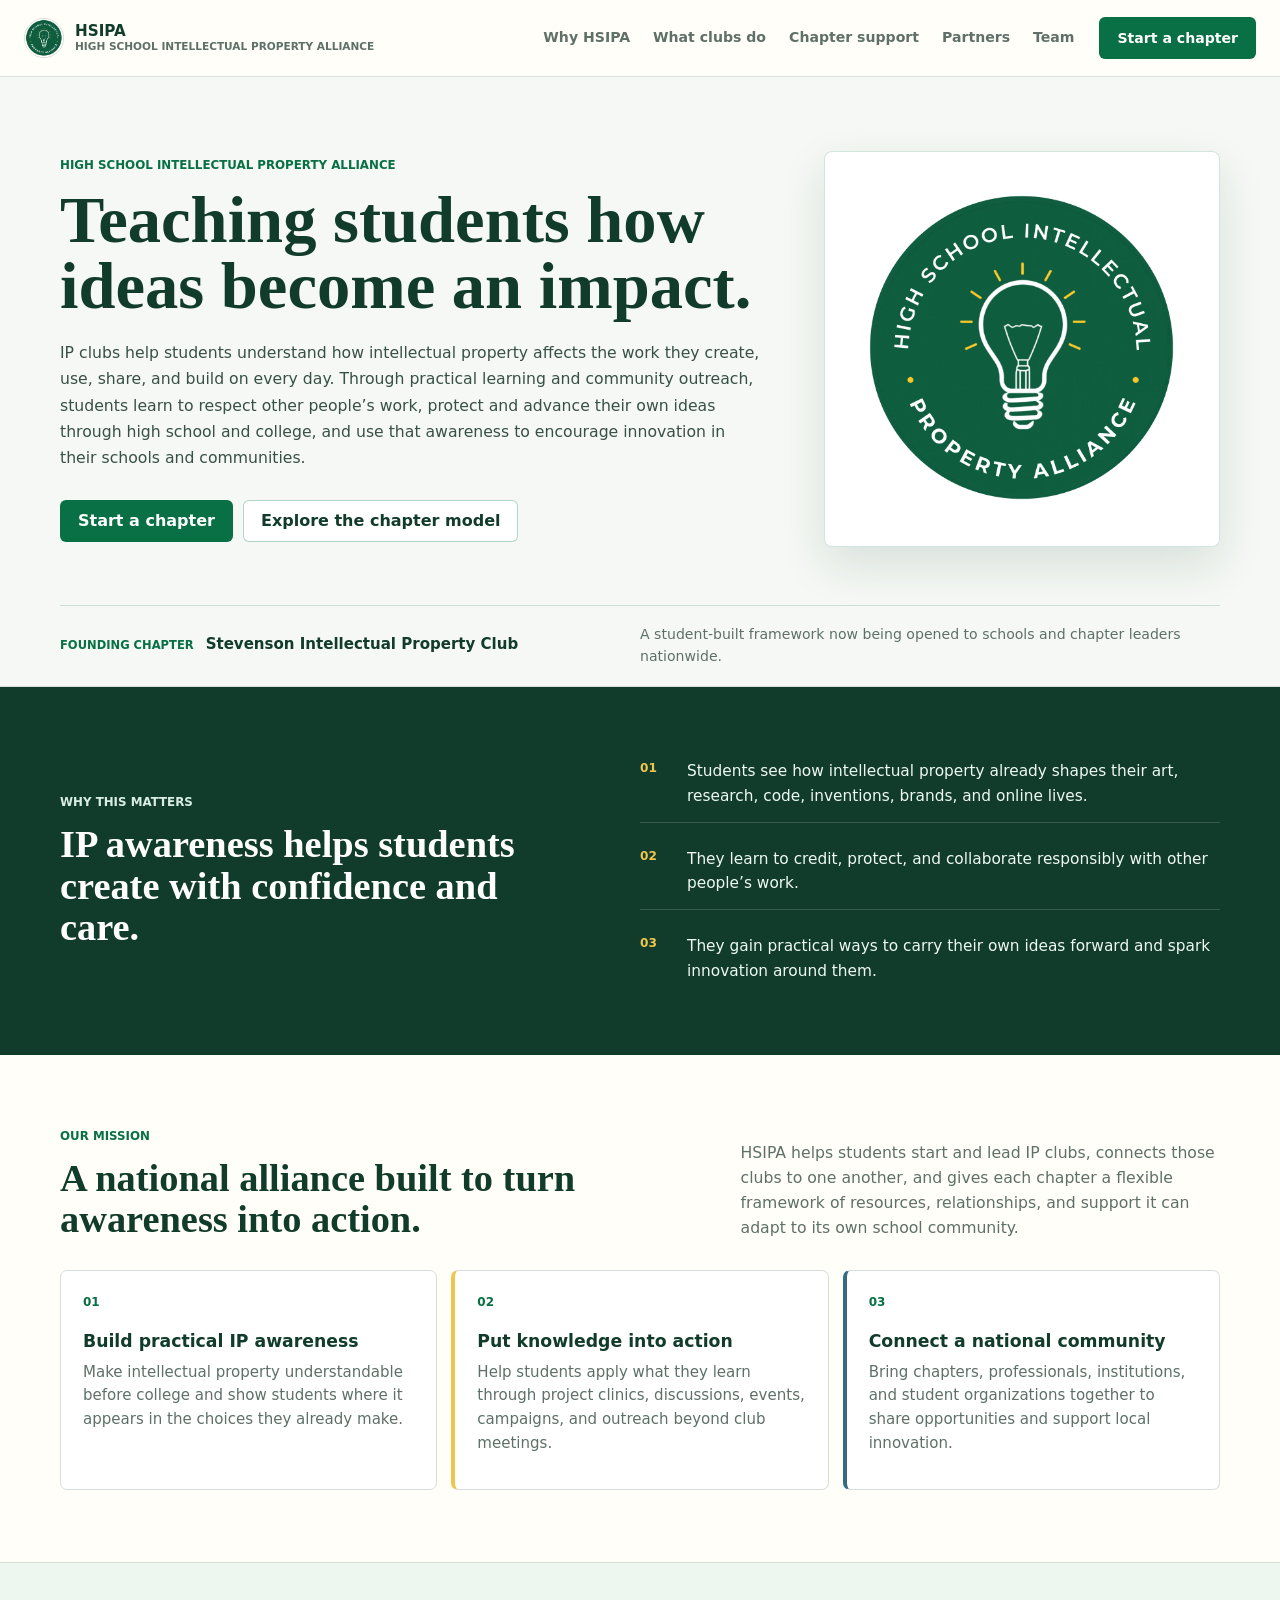
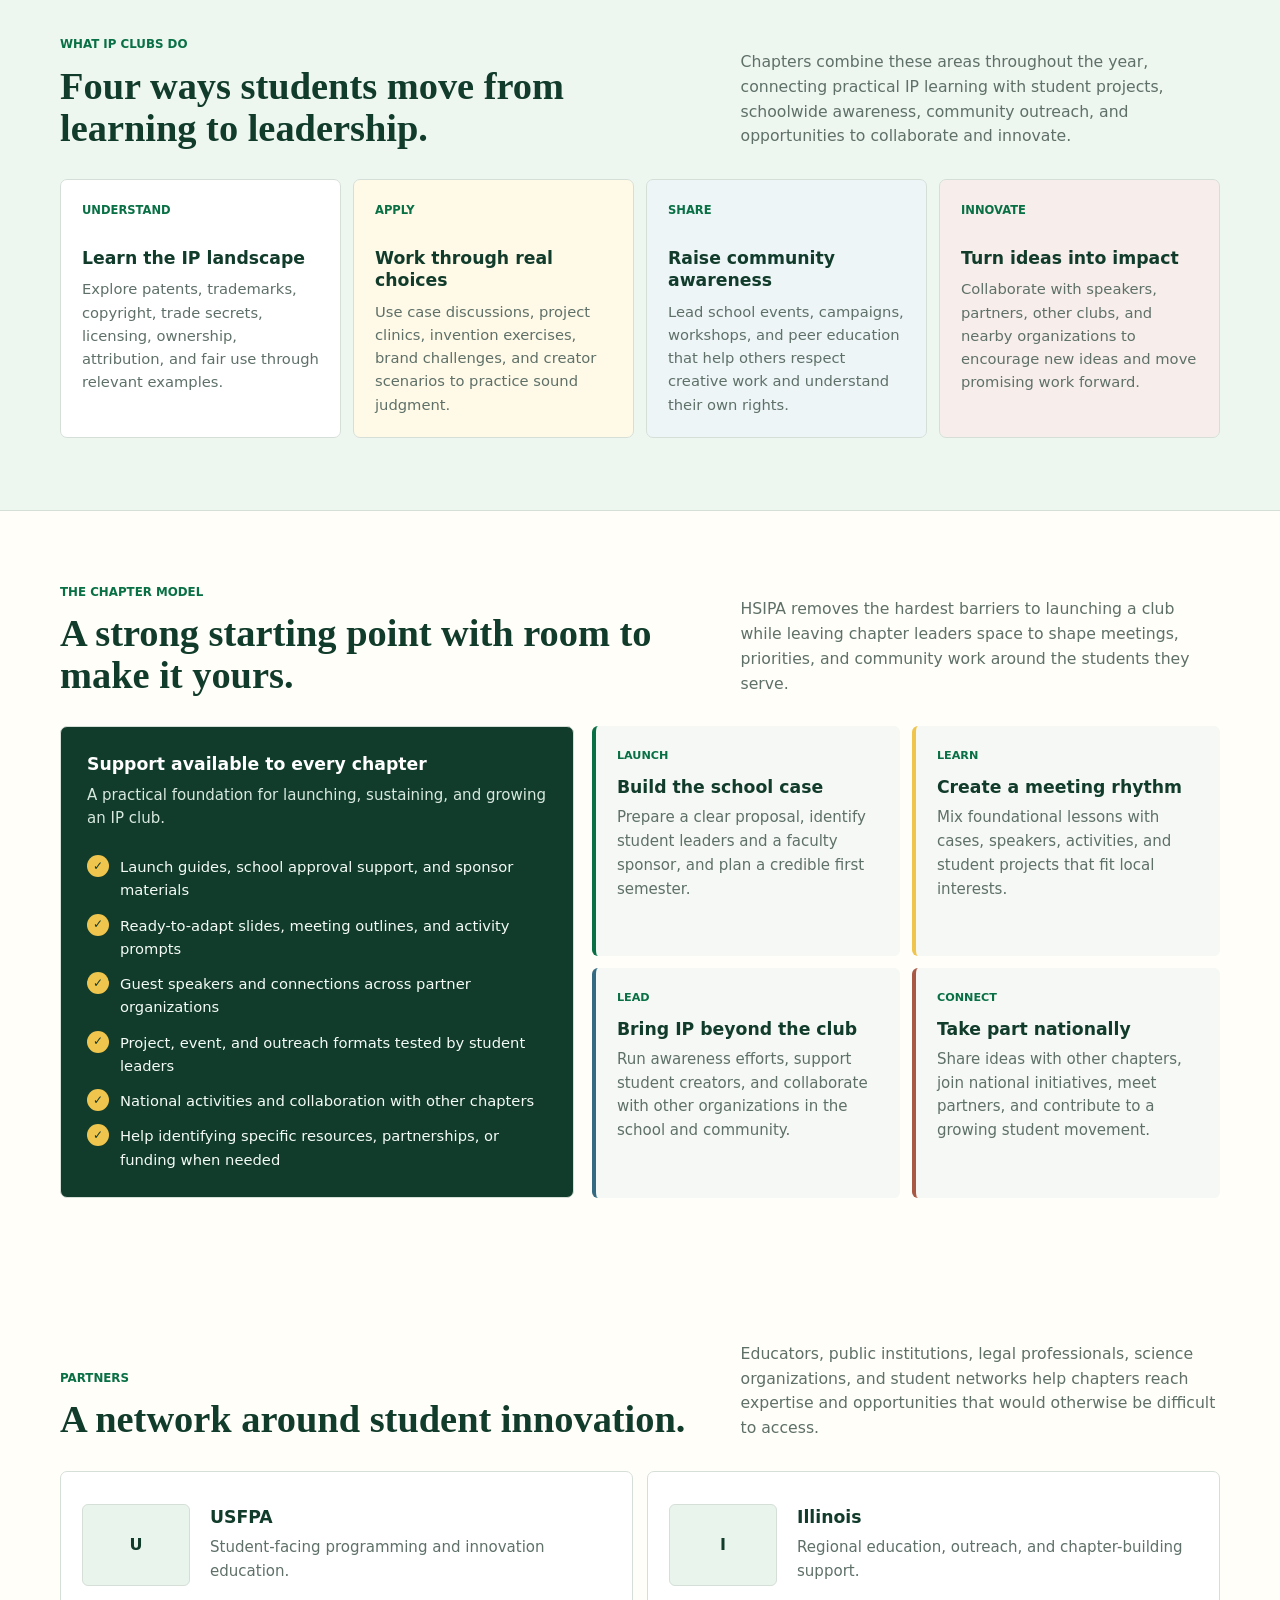
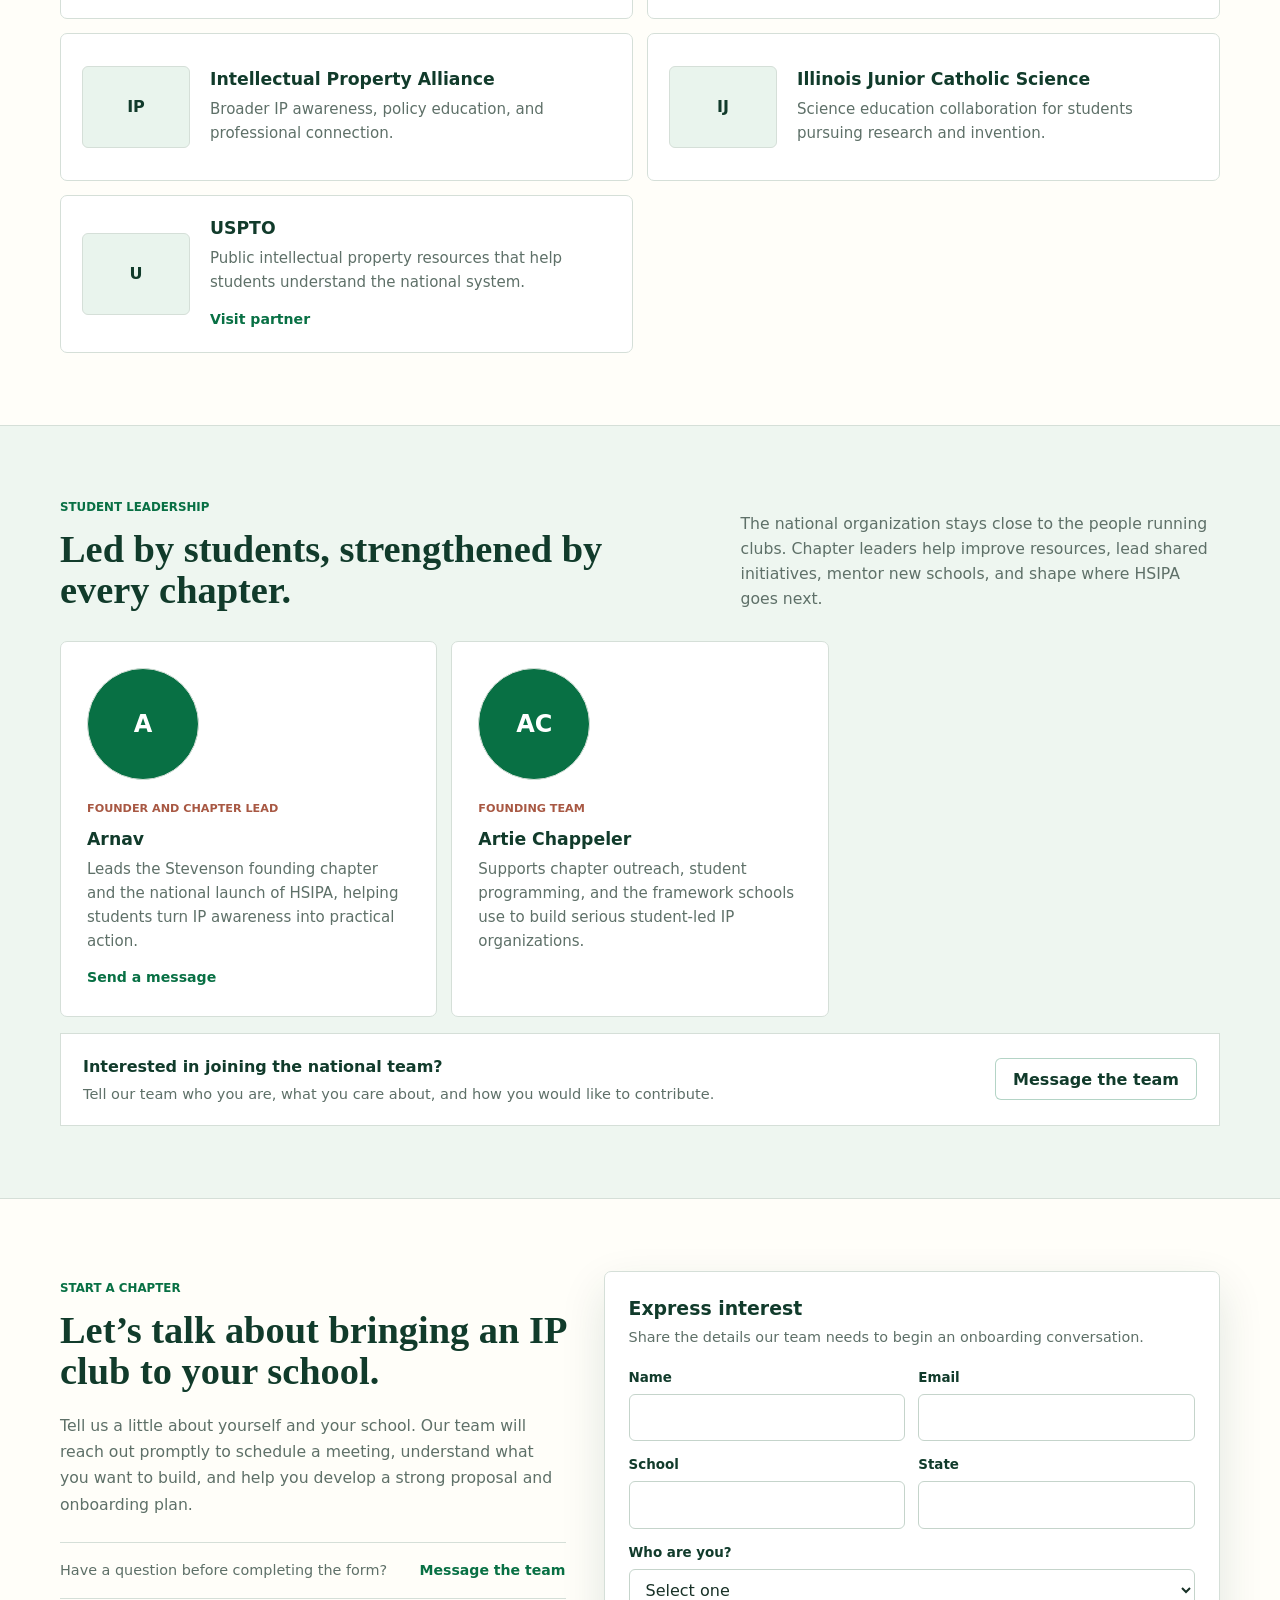
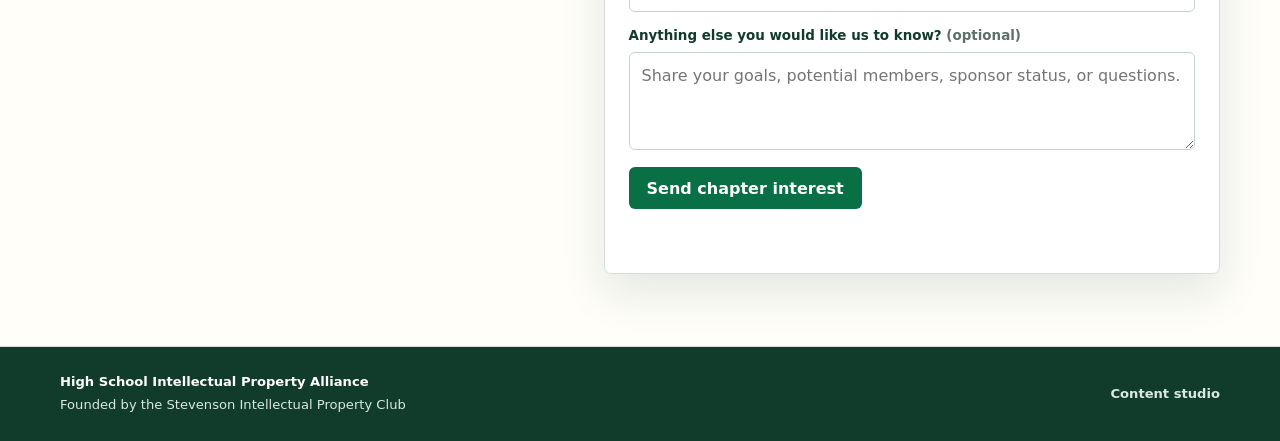
<file: index.html>
<!DOCTYPE html>
<html lang="en">
<head>
  <meta charset="UTF-8">
  <meta name="viewport" content="width=device-width, initial-scale=1.0">
  <title>High School Intellectual Property Alliance</title>
  <meta name="description" content="HSIPA helps students start intellectual property clubs, raise awareness, protect creative work, and spur innovation in their communities.">
  <link rel="icon" type="image/png" sizes="64x64" href="assets/favicon.png">
  <link rel="stylesheet" href="styles.css">
</head>
<body>
  <header class="site-header">
    <nav class="nav" aria-label="Primary navigation">
      <a class="brand" href="#top" aria-label="High School Intellectual Property Alliance home">
        <img class="brand-logo" src="assets/stevenson-ip-club-logo.png" alt="Stevenson Intellectual Property Club logo">
        <span class="brand-text">
          <span>HSIPA</span>
          <span>High School Intellectual Property Alliance</span>
        </span>
      </a>
      <button class="nav-toggle" type="button" aria-expanded="false" aria-controls="primary-nav-links" aria-label="Open navigation">
        <span aria-hidden="true"></span>
        <span aria-hidden="true"></span>
        <span aria-hidden="true"></span>
      </button>
      <div class="nav-links" id="primary-nav-links">
        <div class="nav-sections">
          <a href="#mission">Why HSIPA</a>
          <a href="#program">What clubs do</a>
          <a href="#chapters">Chapter support</a>
          <a href="#partners">Partners</a>
          <a href="#team">Team</a>
        </div>
        <a class="button primary nav-cta" href="#start">Start a chapter</a>
      </div>
    </nav>
  </header>

  <main id="top">
    <section class="hero" aria-labelledby="hero-title">
      <div class="hero-inner">
        <div class="hero-content">
          <p class="kicker">High School Intellectual Property Alliance</p>
          <h1 id="hero-title">Teaching students how ideas become an impact.</h1>
          <p class="hero-copy">
            IP clubs help students understand how intellectual property affects
            the work they create, use, share, and build on every day. Through
            practical learning and community outreach, students learn to respect
            other people’s work, protect and advance their own ideas through high
            school and college, and use that awareness to encourage innovation in
            their schools and communities.
          </p>
          <div class="hero-actions">
            <a class="button primary" href="#start">Start a chapter</a>
            <a class="button secondary" href="#chapters">Explore the chapter model</a>
          </div>
        </div>

        <div class="hero-logo" aria-label="Stevenson founding chapter logo">
          <img src="assets/stevenson-ip-club-logo.png" alt="Stevenson Intellectual Property Club round green lightbulb logo">
        </div>
      </div>

      <div class="founding-bar">
        <div>
          <span class="founding-label">Founding chapter</span>
          <strong>Stevenson Intellectual Property Club</strong>
        </div>
        <p>A student-built framework now being opened to schools and chapter leaders nationwide.</p>
      </div>
    </section>

    <section class="statement" aria-labelledby="case-title">
      <div class="statement-inner">
        <div>
          <p class="kicker light">Why this matters</p>
          <h2 id="case-title">IP awareness helps students create with confidence and care.</h2>
        </div>
        <ul class="argument-list">
          <li><span>01</span><p>Students see how intellectual property already shapes their art, research, code, inventions, brands, and online lives.</p></li>
          <li><span>02</span><p>They learn to credit, protect, and collaborate responsibly with other people’s work.</p></li>
          <li><span>03</span><p>They gain practical ways to carry their own ideas forward and spark innovation around them.</p></li>
        </ul>
      </div>
    </section>

    <section class="section" id="mission">
      <div class="section-header">
        <div>
          <p class="kicker">Our mission</p>
          <h2>A national alliance built to turn awareness into action.</h2>
        </div>
        <p>
          HSIPA helps students start and lead IP clubs, connects those clubs to
          one another, and gives each chapter a flexible framework of resources,
          relationships, and support it can adapt to its own school community.
        </p>
      </div>

      <div class="mission-grid">
        <article class="mission-card">
          <span class="mission-number">01</span>
          <h3>Build practical IP awareness</h3>
          <p>Make intellectual property understandable before college and show students where it appears in the choices they already make.</p>
        </article>
        <article class="mission-card">
          <span class="mission-number">02</span>
          <h3>Put knowledge into action</h3>
          <p>Help students apply what they learn through project clinics, discussions, events, campaigns, and outreach beyond club meetings.</p>
        </article>
        <article class="mission-card">
          <span class="mission-number">03</span>
          <h3>Connect a national community</h3>
          <p>Bring chapters, professionals, institutions, and student organizations together to share opportunities and support local innovation.</p>
        </article>
      </div>
    </section>

    <section class="band" id="program">
      <div class="section">
        <div class="section-header">
          <div>
            <p class="kicker">What IP clubs do</p>
            <h2>Four ways students move from learning to leadership.</h2>
          </div>
          <p>
            Chapters combine these areas throughout the year, connecting
            practical IP learning with student projects, schoolwide awareness,
            community outreach, and opportunities to collaborate and innovate.
          </p>
        </div>

        <div class="tracks-grid">
          <article class="track">
            <span>Understand</span>
            <h3>Learn the IP landscape</h3>
            <p>Explore patents, trademarks, copyright, trade secrets, licensing, ownership, attribution, and fair use through relevant examples.</p>
          </article>
          <article class="track">
            <span>Apply</span>
            <h3>Work through real choices</h3>
            <p>Use case discussions, project clinics, invention exercises, brand challenges, and creator scenarios to practice sound judgment.</p>
          </article>
          <article class="track">
            <span>Share</span>
            <h3>Raise community awareness</h3>
            <p>Lead school events, campaigns, workshops, and peer education that help others respect creative work and understand their own rights.</p>
          </article>
          <article class="track">
            <span>Innovate</span>
            <h3>Turn ideas into impact</h3>
            <p>Collaborate with speakers, partners, other clubs, and nearby organizations to encourage new ideas and move promising work forward.</p>
          </article>
        </div>
      </div>
    </section>

    <section class="section" id="chapters">
      <div class="section-header">
        <div>
          <p class="kicker">The chapter model</p>
          <h2>A strong starting point with room to make it yours.</h2>
        </div>
        <p>
          HSIPA removes the hardest barriers to launching a club while leaving
          chapter leaders space to shape meetings, priorities, and community
          work around the students they serve.
        </p>
      </div>

      <div class="chapter-layout">
        <article class="chapter-card">
          <h3>Support available to every chapter</h3>
          <p>A practical foundation for launching, sustaining, and growing an IP club.</p>
          <ul class="chapter-list">
            <li><span class="check">✓</span><span>Launch guides, school approval support, and sponsor materials</span></li>
            <li><span class="check">✓</span><span>Ready-to-adapt slides, meeting outlines, and activity prompts</span></li>
            <li><span class="check">✓</span><span>Guest speakers and connections across partner organizations</span></li>
            <li><span class="check">✓</span><span>Project, event, and outreach formats tested by student leaders</span></li>
            <li><span class="check">✓</span><span>National activities and collaboration with other chapters</span></li>
            <li><span class="check">✓</span><span>Help identifying specific resources, partnerships, or funding when needed</span></li>
          </ul>
        </article>

        <div class="roadmap" aria-label="Chapter experience">
          <article class="roadmap-item">
            <span>Launch</span>
            <h3>Build the school case</h3>
            <p>Prepare a clear proposal, identify student leaders and a faculty sponsor, and plan a credible first semester.</p>
          </article>
          <article class="roadmap-item">
            <span>Learn</span>
            <h3>Create a meeting rhythm</h3>
            <p>Mix foundational lessons with cases, speakers, activities, and student projects that fit local interests.</p>
          </article>
          <article class="roadmap-item">
            <span>Lead</span>
            <h3>Bring IP beyond the club</h3>
            <p>Run awareness efforts, support student creators, and collaborate with other organizations in the school and community.</p>
          </article>
          <article class="roadmap-item">
            <span>Connect</span>
            <h3>Take part nationally</h3>
            <p>Share ideas with other chapters, join national initiatives, meet partners, and contribute to a growing student movement.</p>
          </article>
        </div>
      </div>
    </section>

    <section class="chapter-directory band" id="chapter-directory" hidden>
      <div class="section">
        <div class="section-header compact-header">
          <div>
            <p class="kicker">Our network</p>
            <h2>HSIPA chapters</h2>
          </div>
          <p>Meet the students building IP awareness and innovation in their school communities.</p>
        </div>
        <div class="directory-grid" id="chapter-list"></div>
      </div>
    </section>

    <section class="section" id="partners">
      <div class="section-header">
        <div>
          <p class="kicker">Partners</p>
          <h2>A network around student innovation.</h2>
        </div>
        <p>
          Educators, public institutions, legal professionals, science
          organizations, and student networks help chapters reach expertise and
          opportunities that would otherwise be difficult to access.
        </p>
      </div>
      <div class="partners-grid" id="partners-list" aria-label="Partner list"></div>
    </section>

    <section class="band" id="team">
      <div class="section">
        <div class="section-header">
          <div>
            <p class="kicker">Student leadership</p>
            <h2>Led by students, strengthened by every chapter.</h2>
          </div>
          <p>
            The national organization stays close to the people running clubs.
            Chapter leaders help improve resources, lead shared initiatives,
            mentor new schools, and shape where HSIPA goes next.
          </p>
        </div>
        <div class="team-grid" id="team-list"></div>
        <div class="join-team-strip">
          <div>
            <strong>Interested in joining the national team?</strong>
            <p>Tell our team who you are, what you care about, and how you would like to contribute.</p>
          </div>
          <button class="button secondary open-contact" type="button" data-context="Joining the HSIPA national team" data-recipient="arnav.chaphalkar@gmail.com">Message the team</button>
        </div>
      </div>
    </section>

    <section class="section" id="start">
      <div class="join-layout">
        <div class="join-copy">
          <p class="kicker">Start a chapter</p>
          <h2>Let’s talk about bringing an IP club to your school.</h2>
          <p class="lead">
            Tell us a little about yourself and your school. Our team will reach
            out promptly to schedule a meeting, understand what you want to
            build, and help you develop a strong proposal and onboarding plan.
          </p>
          <div class="contact-panel">
            <span>Have a question before completing the form?</span>
            <button class="text-button open-contact" type="button" data-context="A question about starting an IP club" data-recipient="arnav.chaphalkar@gmail.com">Message the team</button>
          </div>
        </div>

        <form class="form-panel" id="chapter-form" action="send-message.php" method="post">
          <h3>Express interest</h3>
          <p>Share the details our team needs to begin an onboarding conversation.</p>
          <div class="form-grid">
            <div class="field">
              <label for="name">Name</label>
              <input id="name" name="name" autocomplete="name" required>
            </div>
            <div class="field">
              <label for="email">Email</label>
              <input id="email" name="email" type="email" autocomplete="email" required>
            </div>
            <div class="field">
              <label for="school">School</label>
              <input id="school" name="school" required>
            </div>
            <div class="field">
              <label for="state">State</label>
              <input id="state" name="state" maxlength="40" required>
            </div>
            <div class="field full">
              <label for="role">Who are you?</label>
              <select id="role" name="role" required>
                <option value="">Select one</option>
                <option>Student</option>
                <option>Teacher or faculty sponsor</option>
                <option>Parent or guardian</option>
                <option>Partner organization</option>
                <option>Other community member</option>
              </select>
            </div>
            <div class="field full">
              <label for="message">Anything else you would like us to know? <span>(optional)</span></label>
              <textarea id="message" name="message" placeholder="Share your goals, potential members, sponsor status, or questions."></textarea>
            </div>
            <div class="hp-field" aria-hidden="true">
              <label for="chapter-website">Website</label>
              <input id="chapter-website" name="website" tabindex="-1" autocomplete="off">
            </div>
          </div>
          <div class="form-actions">
            <button class="button primary" type="submit">Send chapter interest</button>
          </div>
          <p class="form-status" id="form-status" role="status" aria-live="polite"></p>
          <div class="message-actions" id="chapter-message-actions" hidden>
            <a class="button secondary" id="open-chapter-email" href="#">Open email app</a>
            <button class="button secondary" id="copy-chapter-message" type="button">Copy message</button>
          </div>
        </form>
      </div>
    </section>
  </main>

  <dialog class="contact-dialog" id="contact-dialog" aria-labelledby="contact-dialog-title">
    <form class="contact-dialog-panel" id="contact-form" action="send-message.php" method="post">
      <div class="dialog-header">
        <div>
          <p class="kicker">Contact HSIPA</p>
          <h2 id="contact-dialog-title">Send our team a message.</h2>
        </div>
        <button class="dialog-close" id="close-contact-dialog" type="button" aria-label="Close contact form">×</button>
      </div>
      <p class="dialog-context" id="dialog-context"></p>
      <input id="contact-recipient" name="recipient" type="hidden">
      <div class="form-grid">
        <div class="field">
          <label for="contact-name">Name</label>
          <input id="contact-name" name="name" autocomplete="name" required>
        </div>
        <div class="field">
          <label for="contact-email">Your email</label>
          <input id="contact-email" name="email" type="email" autocomplete="email" required>
        </div>
        <div class="field full">
          <label for="contact-message">Message</label>
          <textarea id="contact-message" name="message" required placeholder="How would you like to get involved or what would you like to know?"></textarea>
        </div>
        <div class="hp-field" aria-hidden="true">
          <label for="contact-website">Website</label>
          <input id="contact-website" name="website" tabindex="-1" autocomplete="off">
        </div>
      </div>
      <div class="form-actions">
        <button class="button primary" type="submit">Send message</button>
        <button class="button secondary" id="cancel-contact-dialog" type="button">Cancel</button>
      </div>
      <p class="form-status" id="contact-status" role="status" aria-live="polite"></p>
      <div class="message-actions" id="contact-message-actions" hidden>
        <a class="button secondary" id="open-contact-email" href="#">Open email app</a>
        <button class="button secondary" id="copy-contact-message" type="button">Copy message</button>
      </div>
    </form>
  </dialog>

  <footer class="footer">
    <div class="footer-inner">
      <div>
        <strong>High School Intellectual Property Alliance</strong>
        <span>Founded by the Stevenson Intellectual Property Club</span>
      </div>
      <a href="admin.html">Content studio</a>
    </div>
  </footer>

  <script src="content.js"></script>
  <script>
    const content = window.HSIPAContent.load();

    function initials(name) {
      return name.split(/\s+/).map((part) => part[0]).join("").slice(0, 2).toUpperCase();
    }

    function escapeHtml(value) {
      const element = document.createElement("div");
      element.textContent = value || "";
      return element.innerHTML;
    }

    function safeImage(value) {
      return typeof value === "string" && value.startsWith("data:image/") ? value : "";
    }

    function safeUrl(value) {
      if (!value) return "";
      try {
        const url = new URL(value, window.location.href);
        return ["http:", "https:", "mailto:"].includes(url.protocol) ? url.href : "";
      } catch {
        return "";
      }
    }

    const partnerList = document.querySelector("#partners-list");
    partnerList.innerHTML = content.partners.map((partner) => {
      const link = safeUrl(partner.url);
      const logoUrl = safeImage(partner.logo);
      const logo = logoUrl
        ? `<img class="partner-logo" src="${logoUrl}" alt="${escapeHtml(partner.name)} logo">`
        : `<span class="partner-mark">${initials(partner.name)}</span>`;
      return `<article class="partner">${logo}<div><h3>${escapeHtml(partner.name)}</h3><p>${escapeHtml(partner.description)}</p>${link ? `<a class="text-link" href="${link}" target="_blank" rel="noreferrer">Visit partner</a>` : ""}</div></article>`;
    }).join("");

    const teamList = document.querySelector("#team-list");
    teamList.innerHTML = content.team.map((member) => {
      const link = safeUrl(member.url);
      const photoUrl = safeImage(member.photo);
      const photo = photoUrl
        ? `<img class="avatar photo" src="${photoUrl}" alt="${escapeHtml(member.name)}">`
        : `<span class="avatar">${initials(member.name)}</span>`;
      const action = link.startsWith("mailto:")
        ? `<button class="text-button open-contact" type="button" data-context="Contacting ${escapeHtml(member.name)} about HSIPA" data-recipient="${escapeHtml(link.replace("mailto:", ""))}">Send a message</button>`
        : link ? `<a class="text-link" href="${link}" target="_blank" rel="noreferrer">View profile</a>` : "";
      return `<article class="team-card">${photo}<span class="role">${escapeHtml(member.role)}</span><h3>${escapeHtml(member.name)}</h3><p>${escapeHtml(member.bio)}</p>${action}</article>`;
    }).join("");

    if (content.showChapters && content.chapters.length) {
      const directory = document.querySelector("#chapter-directory");
      directory.hidden = false;
      document.querySelector("#chapter-list").innerHTML = content.chapters.map((chapter) => `
        <article class="directory-item">
          <span>${escapeHtml(chapter.state || "Chapter")}</span>
          <h3>${escapeHtml(chapter.school)}</h3>
          <p><strong>Chapter lead:</strong> ${escapeHtml(chapter.leader)}</p>
          ${chapter.description ? `<p>${escapeHtml(chapter.description)}</p>` : ""}
          <div class="directory-actions">
            ${safeUrl(chapter.url) ? `<a class="button secondary" href="${safeUrl(chapter.url)}" target="_blank" rel="noreferrer">${escapeHtml(chapter.actionLabel || "Visit chapter")}</a>` : ""}
            ${chapter.contactEmail ? `<button class="button secondary open-contact" type="button" data-context="Contacting the ${escapeHtml(chapter.school)} chapter" data-recipient="${escapeHtml(chapter.contactEmail)}">${escapeHtml(chapter.url ? "Contact chapter" : (chapter.actionLabel || "Contact chapter"))}</button>` : ""}
          </div>
        </article>
      `).join("");
    }

    const contactDialog = document.querySelector("#contact-dialog");
    const contactForm = document.querySelector("#contact-form");
    const contactContext = document.querySelector("#dialog-context");
    const contactStatus = document.querySelector("#contact-status");
    const contactActions = document.querySelector("#contact-message-actions");
    const openContactEmail = document.querySelector("#open-contact-email");
    let preparedContactMessage = "";

    function buildMailto(recipient, subject, body) {
      return `mailto:${recipient}?subject=${encodeURIComponent(subject)}&body=${encodeURIComponent(body)}`;
    }

    async function sendToServer(data) {
      const response = await fetch("send-message.php", {
        method: "POST",
        headers: { Accept: "application/json" },
        body: data
      });
      let result;
      try {
        result = await response.json();
      } catch {
        throw new Error("The hosting server did not return a valid response.");
      }
      if (!response.ok || !result.success) {
        throw new Error(result.message || "The message could not be sent.");
      }
      return result;
    }

    async function copyText(value, statusTarget) {
      try {
        await navigator.clipboard.writeText(value);
        statusTarget.textContent = "Message copied. Paste it into any email app and send it to our team.";
      } catch {
        const helper = document.createElement("textarea");
        helper.value = value;
        document.body.appendChild(helper);
        helper.select();
        document.execCommand("copy");
        helper.remove();
        statusTarget.textContent = "Message copied. Paste it into any email app and send it to our team.";
      }
    }

    document.addEventListener("click", (event) => {
      const trigger = event.target.closest(".open-contact");
      if (!trigger) return;
      contactForm.reset();
      contactForm.elements.recipient.value = trigger.dataset.recipient || "arnav.chaphalkar@gmail.com";
      contactContext.textContent = trigger.dataset.context || "A message for the HSIPA team";
      contactStatus.textContent = "";
      contactActions.hidden = true;
      contactDialog.showModal();
    });

    function closeContactDialog() {
      contactDialog.close();
    }

    document.querySelector("#close-contact-dialog").addEventListener("click", closeContactDialog);
    document.querySelector("#cancel-contact-dialog").addEventListener("click", closeContactDialog);
    contactDialog.addEventListener("click", (event) => {
      if (event.target === contactDialog) closeContactDialog();
    });

    contactForm.addEventListener("submit", async (event) => {
      event.preventDefault();
      const data = new FormData(contactForm);
      const context = contactContext.textContent;
      const submitButton = contactForm.querySelector("button[type=submit]");
      const body = [
        "Hello HSIPA team,",
        "",
        `Name: ${data.get("name")}`,
        `Email: ${data.get("email")}`,
        `Regarding: ${context}`,
        "",
        data.get("message")
      ].join("\n");
      preparedContactMessage = `To: ${data.get("recipient")}\nSubject: ${context}\n\n${body}`;
      openContactEmail.href = buildMailto(data.get("recipient"), context, body);
      data.set("type", "contact");
      data.set("context", context);
      contactStatus.textContent = "Sending your message...";
      contactActions.hidden = true;
      submitButton.disabled = true;
      try {
        const result = await sendToServer(data);
        contactStatus.textContent = result.message;
        contactForm.reset();
      } catch (error) {
        contactStatus.textContent = `${error.message} You can still open your email app or copy the complete message.`;
        contactActions.hidden = false;
      } finally {
        submitButton.disabled = false;
      }
    });

    document.querySelector("#copy-contact-message").addEventListener("click", () => copyText(preparedContactMessage, contactStatus));

    const form = document.querySelector("#chapter-form");
    const status = document.querySelector("#form-status");
    const chapterMessageActions = document.querySelector("#chapter-message-actions");
    const openChapterEmail = document.querySelector("#open-chapter-email");
    let preparedChapterMessage = "";
    form.addEventListener("submit", async (event) => {
      event.preventDefault();
      const data = new FormData(form);
      const submitButton = form.querySelector("button[type=submit]");
      const subject = `IP club interest: ${data.get("school")} (${data.get("state")})`;
      const body = [
        "Hello HSIPA team,",
        "",
        "I am interested in starting or supporting an IP club at my school.",
        "",
        `Name: ${data.get("name")}`,
        `Email: ${data.get("email")}`,
        `School: ${data.get("school")}`,
        `State: ${data.get("state")}`,
        `I am a: ${data.get("role")}`,
        "",
        "Message:",
        data.get("message") || "No additional message.",
      ].join("\n");

      preparedChapterMessage = `To: arnav.chaphalkar@gmail.com\nSubject: ${subject}\n\n${body}`;
      openChapterEmail.href = buildMailto("arnav.chaphalkar@gmail.com", subject, body);
      data.set("type", "chapter_interest");
      data.set("context", "Starting an IP club");
      status.textContent = "Sending your chapter interest...";
      chapterMessageActions.hidden = true;
      submitButton.disabled = true;
      try {
        const result = await sendToServer(data);
        status.textContent = `${result.message} Our team will follow up to schedule a meeting.`;
        form.reset();
      } catch (error) {
        status.textContent = `${error.message} You can still open your email app or copy the complete message.`;
        chapterMessageActions.hidden = false;
      } finally {
        submitButton.disabled = false;
      }
    });

    document.querySelector("#copy-chapter-message").addEventListener("click", () => copyText(preparedChapterMessage, status));

    const navToggle = document.querySelector(".nav-toggle");
    const navLinks = document.querySelector("#primary-nav-links");

    function setNavigationOpen(isOpen) {
      navToggle.setAttribute("aria-expanded", String(isOpen));
      navToggle.setAttribute("aria-label", isOpen ? "Close navigation" : "Open navigation");
      navLinks.classList.toggle("is-open", isOpen);
    }

    navToggle.addEventListener("click", () => {
      setNavigationOpen(navToggle.getAttribute("aria-expanded") !== "true");
    });

    navLinks.addEventListener("click", (event) => {
      if (event.target.closest("a")) setNavigationOpen(false);
    });

    document.addEventListener("keydown", (event) => {
      if (event.key === "Escape") setNavigationOpen(false);
    });

    window.addEventListener("resize", () => {
      if (window.innerWidth > 1060) setNavigationOpen(false);
    });

    const revealItems = document.querySelectorAll(
      ".section-header, .mission-card, .track, .chapter-card, .roadmap-item, .partner, .team-card, .join-team-strip, .form-panel"
    );

    if ("IntersectionObserver" in window && !window.matchMedia("(prefers-reduced-motion: reduce)").matches) {
      const revealObserver = new IntersectionObserver((entries, observer) => {
        entries.forEach((entry) => {
          if (!entry.isIntersecting) return;
          entry.target.classList.add("is-visible");
          observer.unobserve(entry.target);
        });
      }, { threshold: 0.12 });

      revealItems.forEach((item) => {
        item.classList.add("reveal-item");
        revealObserver.observe(item);
      });
    }
  </script>
</body>
</html>
</file>
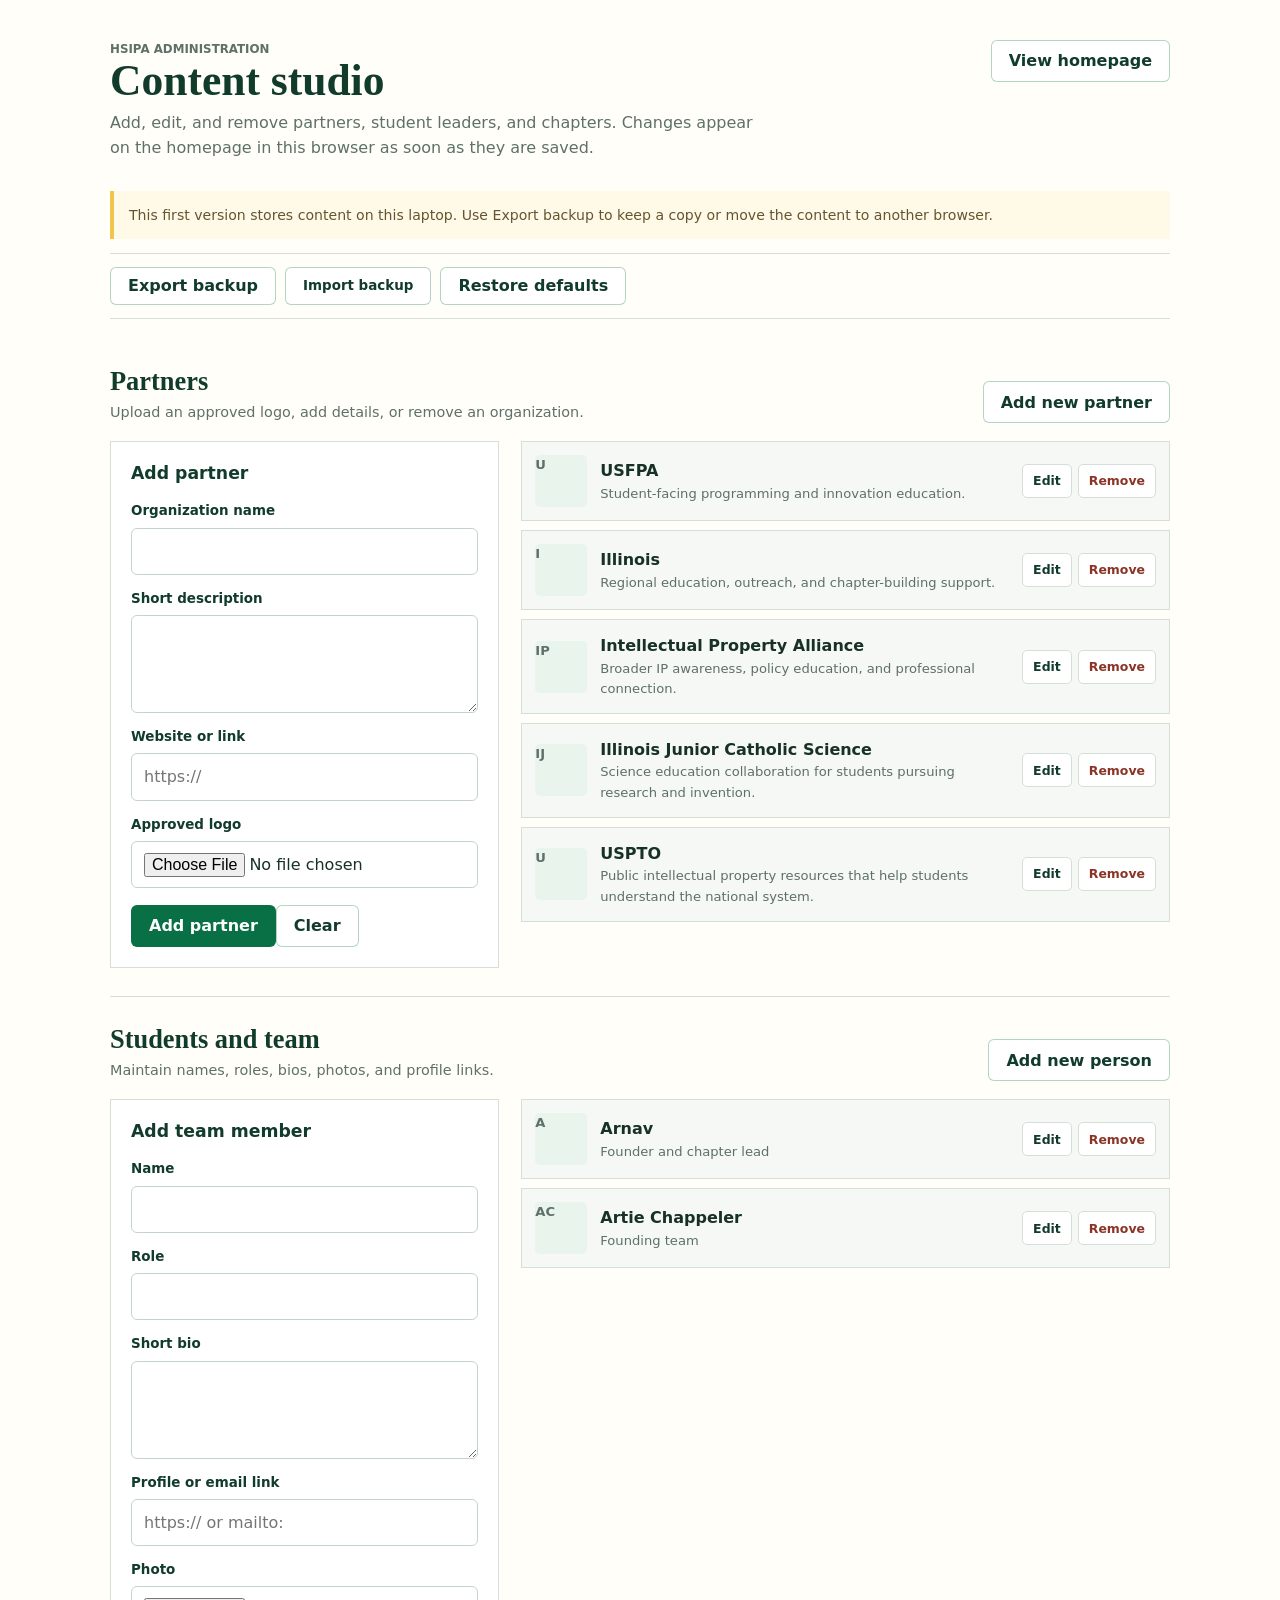
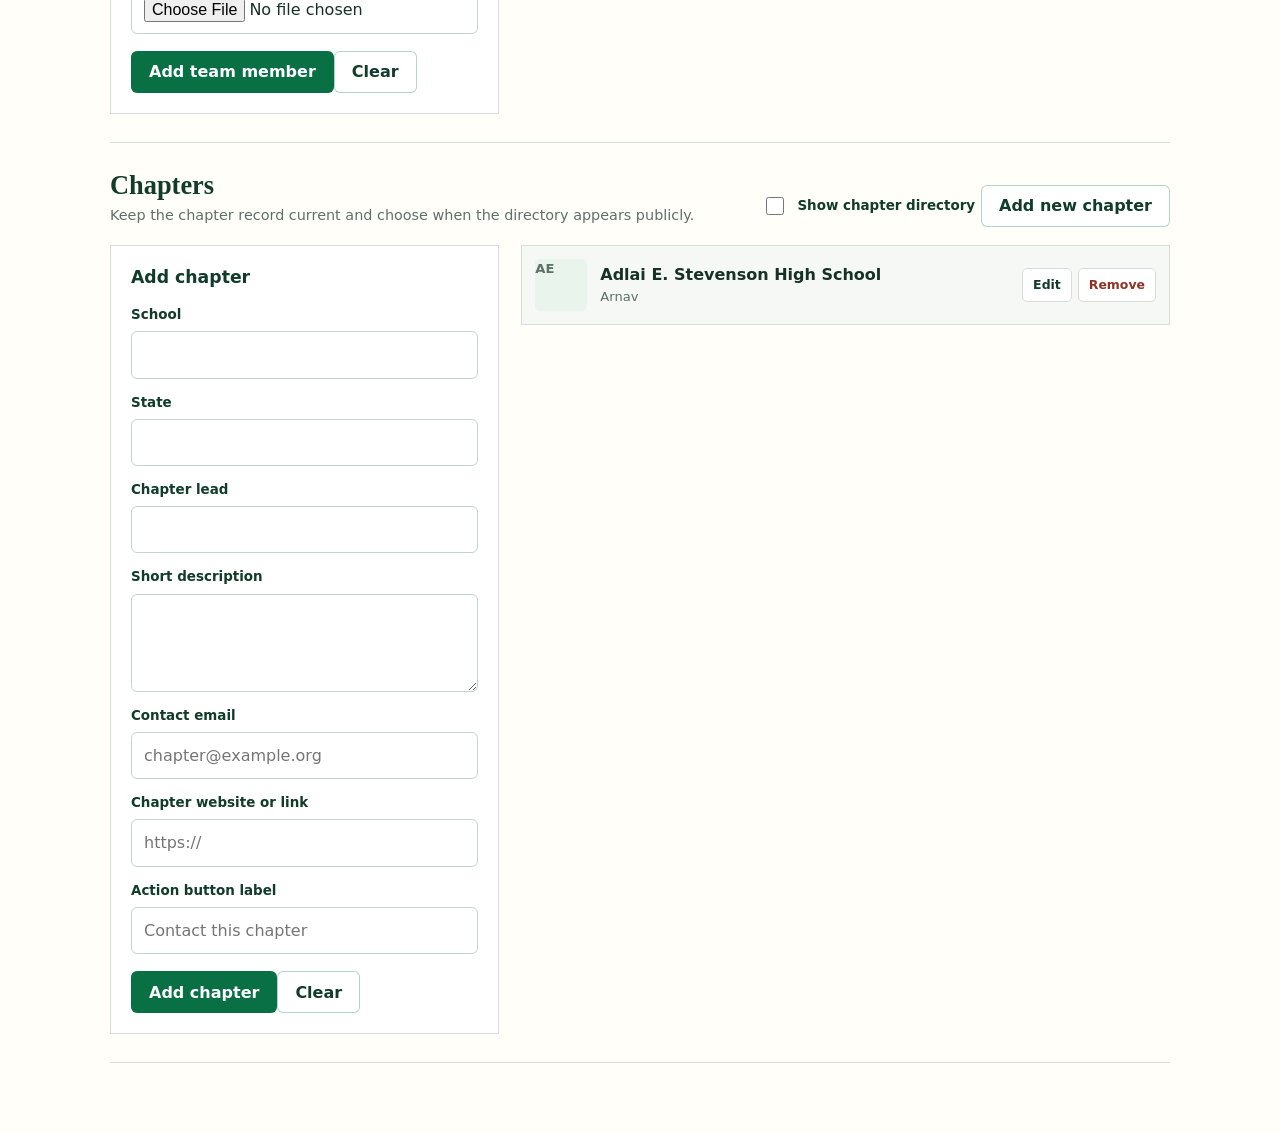
<file: admin.html>
<!DOCTYPE html>
<html lang="en">
<head>
  <meta charset="UTF-8">
  <meta name="viewport" content="width=device-width, initial-scale=1.0">
  <title>HSIPA Content Studio</title>
  <link rel="icon" type="image/png" sizes="64x64" href="assets/favicon.png">
  <link rel="stylesheet" href="styles.css">
  <style>
    .admin-shell { width: min(1060px, calc(100% - 36px)); margin: 0 auto; padding: 40px 0 70px; }
    .admin-header { display: flex; align-items: flex-start; justify-content: space-between; gap: 30px; margin-bottom: 30px; }
    .admin-header h1 { max-width: none; margin-bottom: 8px; font-size: clamp(2rem, 3.4vw, 2.8rem); }
    .admin-header p { max-width: 650px; margin-bottom: 0; color: var(--muted); }
    .admin-toolbar { display: flex; flex-wrap: wrap; gap: 9px; margin-bottom: 20px; padding: 13px 0; border-block: 1px solid var(--line); }
    .admin-toolbar .button { min-height: 38px; }
    .admin-section { padding: 28px 0; border-bottom: 1px solid var(--line); }
    .admin-section-header { display: flex; align-items: end; justify-content: space-between; gap: 20px; margin-bottom: 18px; }
    .admin-section-header h2 { font-size: 1.65rem; }
    .admin-section-header p { margin: 5px 0 0; color: var(--muted); font-size: 0.9rem; }
    .editor-grid { display: grid; grid-template-columns: minmax(300px, 0.75fr) minmax(0, 1.25fr); gap: 22px; align-items: start; }
    .editor-form { padding: 20px; border: 1px solid var(--line); background: var(--white); }
    .editor-form h3 { margin-bottom: 16px; }
    .editor-form .form-grid { grid-template-columns: 1fr; }
    .records { display: grid; gap: 9px; }
    .record { display: grid; grid-template-columns: 52px 1fr auto; gap: 13px; align-items: center; padding: 13px; border: 1px solid var(--line); background: var(--mist); }
    .record-preview { display: grid; place-items: center; width: 52px; height: 52px; border-radius: 5px; object-fit: contain; color: var(--pine-dark); background: var(--mint); font-size: 0.75rem; font-weight: 900; }
    .record strong, .record span { display: block; }
    .record span { color: var(--muted); font-size: 0.82rem; }
    .record-actions { display: flex; gap: 6px; }
    .record-action { min-height: 34px; padding: 0 10px; border: 1px solid var(--line); border-radius: 5px; cursor: pointer; color: var(--pine-dark); background: var(--white); font-size: 0.78rem; font-weight: 850; }
    .record-action.danger { color: #8b3425; }
    .visibility-row { display: flex; align-items: center; gap: 10px; color: var(--pine-dark); font-weight: 800; }
    .visibility-row input { width: 18px; height: 18px; }
    .admin-status { position: sticky; top: 12px; z-index: 10; display: none; margin: 12px 0; padding: 12px 15px; border: 1px solid #9fcab4; border-radius: 6px; color: var(--pine-dark); background: #edf8f1; box-shadow: var(--shadow); font-weight: 800; }
    .admin-status.visible { display: block; }
    .data-note { padding: 13px 15px; border-left: 4px solid var(--yellow); background: #fff9e7; color: #64552e; font-size: 0.88rem; }
    @media (max-width: 760px) {
      .admin-header, .admin-section-header { align-items: flex-start; flex-direction: column; }
      .editor-grid { grid-template-columns: 1fr; }
      .record { grid-template-columns: 44px 1fr; }
      .record-preview { width: 44px; height: 44px; }
      .record-actions { grid-column: 2; }
    }
  </style>
</head>
<body>
  <main class="admin-shell">
    <header class="admin-header">
      <div>
        <p class="kicker">HSIPA administration</p>
        <h1>Content studio</h1>
        <p>Add, edit, and remove partners, student leaders, and chapters. Changes appear on the homepage in this browser as soon as they are saved.</p>
      </div>
      <a class="button secondary" href="index.html">View homepage</a>
    </header>

    <p class="data-note">This first version stores content on this laptop. Use Export backup to keep a copy or move the content to another browser.</p>
    <div class="admin-toolbar">
      <button class="button secondary" id="export-button" type="button">Export backup</button>
      <label class="button secondary" for="import-input">Import backup</label>
      <input id="import-input" type="file" accept="application/json" hidden>
      <button class="button secondary" id="reset-button" type="button">Restore defaults</button>
    </div>
    <p class="admin-status" id="admin-status" role="status" aria-live="polite"></p>

    <section class="admin-section" id="partners-admin">
      <div class="admin-section-header">
        <div><h2>Partners</h2><p>Upload an approved logo, add details, or remove an organization.</p></div>
        <button class="button secondary new-record" type="button" data-form="partner-form">Add new partner</button>
      </div>
      <div class="editor-grid">
        <form class="editor-form" id="partner-form">
          <h3 id="partner-form-title">Add partner</h3>
          <input type="hidden" name="id">
          <div class="form-grid">
            <div class="field"><label for="partner-name">Organization name</label><input id="partner-name" name="name" required></div>
            <div class="field"><label for="partner-description">Short description</label><textarea id="partner-description" name="description" required></textarea></div>
            <div class="field"><label for="partner-url">Website or link</label><input id="partner-url" name="url" type="url" placeholder="https://"></div>
            <div class="field"><label for="partner-logo">Approved logo</label><input id="partner-logo" name="image" type="file" accept="image/png,image/jpeg,image/webp"></div>
          </div>
          <div class="form-actions"><button class="button primary submit-record" type="submit">Add partner</button><button class="button secondary cancel-edit" type="button">Clear</button></div>
        </form>
        <div class="records" id="partner-records"></div>
      </div>
    </section>

    <section class="admin-section" id="team-admin">
      <div class="admin-section-header">
        <div><h2>Students and team</h2><p>Maintain names, roles, bios, photos, and profile links.</p></div>
        <button class="button secondary new-record" type="button" data-form="team-form">Add new person</button>
      </div>
      <div class="editor-grid">
        <form class="editor-form" id="team-form">
          <h3 id="team-form-title">Add team member</h3>
          <input type="hidden" name="id">
          <div class="form-grid">
            <div class="field"><label for="member-name">Name</label><input id="member-name" name="name" required></div>
            <div class="field"><label for="member-role">Role</label><input id="member-role" name="role" required></div>
            <div class="field"><label for="member-bio">Short bio</label><textarea id="member-bio" name="bio" required></textarea></div>
            <div class="field"><label for="member-url">Profile or email link</label><input id="member-url" name="url" placeholder="https:// or mailto:"></div>
            <div class="field"><label for="member-photo">Photo</label><input id="member-photo" name="image" type="file" accept="image/png,image/jpeg,image/webp"></div>
          </div>
          <div class="form-actions"><button class="button primary submit-record" type="submit">Add team member</button><button class="button secondary cancel-edit" type="button">Clear</button></div>
        </form>
        <div class="records" id="team-records"></div>
      </div>
    </section>

    <section class="admin-section" id="chapters-admin">
      <div class="admin-section-header">
        <div><h2>Chapters</h2><p>Keep the chapter record current and choose when the directory appears publicly.</p></div>
        <div class="record-actions">
          <label class="visibility-row"><input id="show-chapters" type="checkbox"> Show chapter directory</label>
          <button class="button secondary new-record" type="button" data-form="chapter-admin-form">Add new chapter</button>
        </div>
      </div>
      <div class="editor-grid">
        <form class="editor-form" id="chapter-admin-form">
          <h3 id="chapter-admin-form-title">Add chapter</h3>
          <input type="hidden" name="id">
          <div class="form-grid">
            <div class="field"><label for="chapter-school">School</label><input id="chapter-school" name="school" required></div>
            <div class="field"><label for="chapter-state">State</label><input id="chapter-state" name="state" required></div>
            <div class="field"><label for="chapter-leader">Chapter lead</label><input id="chapter-leader" name="leader" required></div>
            <div class="field"><label for="chapter-description">Short description</label><textarea id="chapter-description" name="description"></textarea></div>
            <div class="field"><label for="chapter-contact-email">Contact email</label><input id="chapter-contact-email" name="contactEmail" type="email" placeholder="chapter@example.org"></div>
            <div class="field"><label for="chapter-url">Chapter website or link</label><input id="chapter-url" name="url" type="url" placeholder="https://"></div>
            <div class="field"><label for="chapter-action-label">Action button label</label><input id="chapter-action-label" name="actionLabel" placeholder="Contact this chapter"></div>
          </div>
          <div class="form-actions"><button class="button primary submit-record" type="submit">Add chapter</button><button class="button secondary cancel-edit" type="button">Clear</button></div>
        </form>
        <div class="records" id="chapter-records"></div>
      </div>
    </section>

  </main>
  <script src="content.js"></script>
  <script src="admin.js"></script>
</body>
</html>
</file>
<file: styles.css>
:root {
  --header-offset: 92px;
  --pine: #087044;
  --pine-dark: #113b2b;
  --ink: #183127;
  --muted: #5e7068;
  --mint: #e9f4ed;
  --mist: #f5f8f4;
  --paper: #fffef9;
  --white: #ffffff;
  --line: #d5dfd8;
  --yellow: #f0c54d;
  --blue: #346b83;
  --clay: #a85843;
  --shadow: 0 18px 46px rgba(17, 59, 43, 0.12);
}

* { box-sizing: border-box; }
html { scroll-behavior: smooth; scroll-padding-top: var(--header-offset); }
body {
  margin: 0;
  color: var(--ink);
  background: var(--paper);
  font-family: Avenir, "Avenir Next", Inter, ui-sans-serif, system-ui, -apple-system, BlinkMacSystemFont, "Segoe UI", sans-serif;
  font-size: 16px;
  line-height: 1.58;
}
a { color: inherit; text-decoration: none; }
img { display: block; max-width: 100%; }
button, input, textarea, select { font: inherit; }
[hidden] { display: none !important; }

.site-header {
  position: sticky;
  top: 0;
  z-index: 20;
  border-bottom: 1px solid rgba(213, 223, 216, 0.9);
  background: rgba(255, 254, 249, 0.95);
  backdrop-filter: blur(14px);
}

.nav {
  position: relative;
  display: flex;
  align-items: center;
  justify-content: space-between;
  gap: 32px;
  width: min(1240px, calc(100% - 48px));
  min-height: 76px;
  margin: 0 auto;
}

.brand { display: flex; align-items: center; gap: 11px; min-width: 220px; color: var(--pine-dark); }
.brand-logo { width: 40px; height: 40px; border: 1px solid var(--line); border-radius: 50%; object-fit: cover; }
.brand-text { display: grid; gap: 1px; line-height: 1.1; }
.brand-text span:first-child { font-size: 0.95rem; font-weight: 850; }
.brand-text span:last-child { color: var(--muted); font-size: 0.66rem; font-weight: 760; text-transform: uppercase; }
.nav-links { display: flex; align-items: center; gap: 15px; color: var(--muted); font-size: 0.88rem; font-weight: 760; }
.nav-toggle { display: none; }
.nav-sections { display: flex; align-items: center; gap: 3px; }
.nav-sections a { padding: 8px 10px; border-bottom: 2px solid transparent; }
.nav-sections a:hover, .nav-sections a:focus-visible { color: var(--pine-dark); border-bottom-color: var(--pine); background: var(--mist); outline: none; }
.nav-links .nav-cta { flex: 0 0 auto; }
.text-link:hover, .text-button:hover, .footer a:hover { color: var(--pine-dark); }

.button {
  display: inline-flex;
  align-items: center;
  justify-content: center;
  min-height: 42px;
  padding: 0 17px;
  border: 1px solid transparent;
  border-radius: 6px;
  cursor: pointer;
  font-weight: 800;
  transition: transform 160ms ease, background 160ms ease, border-color 160ms ease;
}
.button:hover { transform: translateY(-1px); }
.button:disabled { cursor: wait; opacity: 0.62; transform: none; }
.button.primary { color: var(--white); background: var(--pine); }
.button.primary:hover { background: var(--pine-dark); }
.button.secondary { color: var(--pine-dark); border-color: rgba(8, 112, 68, 0.3); background: var(--white); }
.nav-cta { min-height: 42px; padding-inline: 17px; color: var(--white) !important; }

.hero { border-bottom: 1px solid var(--line); background: var(--mist); }
.hero-inner {
  display: grid;
  grid-template-columns: minmax(0, 1.15fr) minmax(300px, 0.65fr);
  gap: 64px;
  align-items: center;
  width: min(1160px, calc(100% - 40px));
  margin: 0 auto;
  padding: 74px 0 58px;
}
.hero-content { max-width: 750px; }
.kicker { margin: 0 0 12px; color: var(--pine); font-size: 0.74rem; font-weight: 900; text-transform: uppercase; }
.kicker.light { color: #d9eee3; }
h1, h2, h3, p { margin-top: 0; }
h1, h2 { color: var(--pine-dark); font-family: Georgia, "Times New Roman", serif; font-weight: 700; letter-spacing: 0; }
h1 { max-width: 760px; margin-bottom: 20px; font-size: clamp(2.6rem, 5.2vw, 4.7rem); line-height: 1; }
h2 { margin-bottom: 0; font-size: clamp(1.78rem, 3vw, 2.75rem); line-height: 1.08; }
h3 { margin-bottom: 8px; color: var(--pine-dark); font-size: 1.08rem; line-height: 1.28; letter-spacing: 0; }
.hero-copy { max-width: 720px; margin-bottom: 0; color: #385046; font-size: clamp(0.98rem, 1.15vw, 1.06rem); line-height: 1.68; }
.hero-actions { display: flex; flex-wrap: wrap; gap: 10px; margin-top: 28px; }
.hero-logo { display: grid; place-items: center; aspect-ratio: 1; padding: 24px; border: 1px solid rgba(8, 112, 68, 0.18); border-radius: 8px; background: var(--white); box-shadow: var(--shadow); }
.hero-logo img { width: min(94%, 350px); border-radius: 50%; }
.hero-content > .kicker { animation: rise-in 480ms 60ms ease-out both; }
.hero-content > h1 { animation: rise-in 560ms 120ms ease-out both; }
.hero-content > .hero-copy { animation: rise-in 560ms 190ms ease-out both; }
.hero-content > .hero-actions { animation: rise-in 560ms 260ms ease-out both; }
.hero-logo { animation: logo-in 640ms 180ms ease-out both; }
.founding-bar { display: flex; align-items: center; justify-content: space-between; gap: 30px; width: min(1160px, calc(100% - 40px)); margin: 0 auto; padding: 17px 0 19px; border-top: 1px solid rgba(8, 112, 68, 0.18); }
.founding-bar > div { display: flex; align-items: baseline; gap: 12px; }
.founding-label { color: var(--pine); font-size: 0.72rem; font-weight: 900; text-transform: uppercase; }
.founding-bar strong { color: var(--pine-dark); font-size: 0.94rem; }
.founding-bar p { max-width: 580px; margin: 0; color: var(--muted); font-size: 0.88rem; }

.statement { background: var(--pine-dark); }
.statement-inner { display: grid; grid-template-columns: minmax(0, 0.9fr) minmax(320px, 1fr); gap: 58px; align-items: center; width: min(1160px, calc(100% - 40px)); margin: 0 auto; padding: 58px 0; color: var(--white); }
.statement h2 { color: var(--white); }
.argument-list { display: grid; gap: 10px; margin: 0; padding: 0; list-style: none; }
.argument-list li { display: grid; grid-template-columns: 34px 1fr; gap: 13px; align-items: start; padding: 14px 0; border-bottom: 1px solid rgba(255, 255, 255, 0.16); }
.argument-list li:last-child { border-bottom: 0; }
.argument-list span { color: var(--yellow); font-size: 0.76rem; font-weight: 900; }
.argument-list p { margin: 0; color: #eef9f2; font-size: 0.96rem; }

.section { width: min(1160px, calc(100% - 40px)); margin: 0 auto; padding: 72px 0; }
.section-header { display: grid; grid-template-columns: minmax(0, 0.9fr) minmax(280px, 0.68fr); gap: 46px; align-items: end; margin-bottom: 30px; }
.section-header > p, .lead { margin-bottom: 0; color: var(--muted); font-size: 0.98rem; }
.compact-header { margin-bottom: 24px; }
.band { border-block: 1px solid var(--line); background: #eef6f0; }
.mission-grid, .team-grid { display: grid; grid-template-columns: repeat(3, minmax(0, 1fr)); gap: 14px; }
.mission-card, .team-card, .partner, .form-panel, .chapter-card, .directory-item { border: 1px solid var(--line); border-radius: 7px; background: var(--white); }
.mission-card { min-height: 220px; padding: 22px; }
.mission-card:nth-child(2) { border-left: 4px solid var(--yellow); }
.mission-card:nth-child(3) { border-left: 4px solid var(--blue); }
.mission-number { display: block; margin-bottom: 18px; color: var(--pine); font-size: 0.75rem; font-weight: 900; }
.mission-card p, .team-card p, .partner p, .roadmap-item p, .chapter-card p, .directory-item p { margin-bottom: 0; color: var(--muted); font-size: 0.94rem; }

.tracks-grid { display: grid; grid-template-columns: repeat(4, minmax(0, 1fr)); gap: 12px; }
.track { min-height: 220px; padding: 21px; border: 1px solid var(--line); border-radius: 7px; background: var(--white); }
.track:nth-child(2) { background: #fff9e7; }
.track:nth-child(3) { background: #edf5f7; }
.track:nth-child(4) { background: #f7eeeb; }
.track > span { display: block; margin-bottom: 28px; color: var(--pine); font-size: 0.72rem; font-weight: 900; text-transform: uppercase; }
.track p { margin-bottom: 0; color: var(--muted); font-size: 0.92rem; }

.chapter-layout { display: grid; grid-template-columns: minmax(320px, 0.9fr) minmax(0, 1.1fr); gap: 18px; }
.chapter-card { padding: 26px; color: var(--white); background: var(--pine-dark); }
.chapter-card h3 { color: var(--white); }
.chapter-card p { color: #d8e9df; }
.chapter-list { display: grid; gap: 12px; margin: 24px 0 0; padding: 0; list-style: none; }
.chapter-list li { display: flex; gap: 11px; color: #f4fbf6; font-size: 0.92rem; }
.check { display: inline-grid; flex: 0 0 22px; place-items: center; width: 22px; height: 22px; border-radius: 50%; color: var(--pine-dark); background: var(--yellow); font-size: 0.75rem; font-weight: 900; }
.roadmap { display: grid; grid-template-columns: repeat(2, minmax(0, 1fr)); gap: 12px; }
.roadmap-item { min-height: 174px; padding: 21px; border-left: 4px solid var(--pine); border-radius: 6px; background: var(--mist); }
.roadmap-item:nth-child(2) { border-left-color: var(--yellow); }
.roadmap-item:nth-child(3) { border-left-color: var(--blue); }
.roadmap-item:nth-child(4) { border-left-color: var(--clay); }
.roadmap-item > span { display: block; margin-bottom: 11px; color: var(--pine); font-size: 0.7rem; font-weight: 900; text-transform: uppercase; }

.directory-grid { display: grid; grid-template-columns: repeat(3, minmax(0, 1fr)); gap: 12px; }
.partners-grid { display: grid; grid-template-columns: repeat(2, minmax(0, 1fr)); gap: 14px; }
.directory-item { padding: 21px; }
.directory-item > span { display: block; margin-bottom: 13px; color: var(--pine); font-size: 0.72rem; font-weight: 900; text-transform: uppercase; }
.directory-item p + p { margin-top: 8px; }
.directory-actions { display: flex; flex-wrap: wrap; gap: 8px; margin-top: 17px; }
.directory-actions .button { min-height: 38px; padding-inline: 13px; font-size: 0.84rem; }
.partner { display: grid; grid-template-columns: 108px 1fr; gap: 20px; align-items: center; min-height: 148px; padding: 21px; }
.partner-mark, .partner-logo { width: 108px; height: 82px; border: 1px solid var(--line); border-radius: 6px; object-fit: contain; }
.partner-logo { padding: 5px; background: var(--white); }
.partner-mark { display: grid; place-items: center; color: var(--pine-dark); background: var(--mint); font-size: 1rem; font-weight: 900; }
.text-link { display: inline-flex; margin-top: 13px; color: var(--pine); font-size: 0.88rem; font-weight: 850; }
.text-button { display: inline-flex; margin-top: 13px; padding: 0; border: 0; cursor: pointer; color: var(--pine); background: transparent; font: inherit; font-size: 0.88rem; font-weight: 850; }

.team-card { padding: 26px; }
.avatar { display: grid; place-items: center; width: 112px; height: 112px; margin-bottom: 20px; border: 1px solid var(--line); border-radius: 50%; color: var(--white); background: var(--pine); font-size: 1.5rem; font-weight: 900; }
.avatar.photo { object-fit: cover; object-position: center; }
.role { display: block; margin-bottom: 10px; color: var(--clay); font-size: 0.7rem; font-weight: 900; text-transform: uppercase; }
.join-team-strip { display: flex; align-items: center; justify-content: space-between; gap: 28px; margin-top: 16px; padding: 20px 22px; border: 1px solid var(--line); background: var(--white); }
.join-team-strip strong { color: var(--pine-dark); }
.join-team-strip p { margin: 3px 0 0; color: var(--muted); font-size: 0.91rem; }

.join-layout { display: grid; grid-template-columns: minmax(0, 0.82fr) minmax(360px, 1fr); gap: 38px; align-items: start; }
.join-copy { padding-top: 8px; }
.join-copy .lead { margin-top: 20px; line-height: 1.68; }
.contact-panel { display: flex; align-items: center; justify-content: space-between; gap: 18px; margin-top: 24px; padding: 16px 0; border-block: 1px solid var(--line); color: var(--muted); font-size: 0.9rem; }
.contact-panel a { color: var(--pine); font-weight: 850; }
.contact-panel .text-button { margin-top: 0; }
.form-panel { padding: 24px; box-shadow: var(--shadow); }
.form-panel h3 { margin-bottom: 6px; font-size: 1.18rem; }
.form-panel > p { margin: 0 0 18px; color: var(--muted); font-size: 0.9rem; }
.form-grid { display: grid; grid-template-columns: repeat(2, minmax(0, 1fr)); gap: 13px; }
.field { display: grid; gap: 6px; }
.field.full { grid-column: 1 / -1; }
.hp-field { position: absolute; left: -10000px; width: 1px; height: 1px; overflow: hidden; }
label { color: var(--pine-dark); font-size: 0.84rem; font-weight: 820; }
label span { color: var(--muted); font-weight: 600; }
input, textarea, select { width: 100%; border: 1px solid #c5d4cb; border-radius: 6px; padding: 10px 12px; color: var(--ink); background: var(--white); }
textarea { min-height: 98px; resize: vertical; }
input:focus, textarea:focus, select:focus { border-color: var(--pine); outline: 3px solid rgba(8, 112, 68, 0.12); }
.form-actions { margin-top: 17px; }
.form-status { min-height: 22px; margin: 12px 0 0; color: var(--pine); font-size: 0.88rem; font-weight: 760; }
.form-status a { text-decoration: underline; }
.message-actions { display: flex; flex-wrap: wrap; gap: 8px; margin-top: 12px; }

.contact-dialog { width: min(640px, calc(100% - 28px)); max-height: calc(100vh - 32px); margin: auto; padding: 0; border: 1px solid var(--line); border-radius: 8px; color: var(--ink); background: var(--white); box-shadow: 0 28px 80px rgba(17, 59, 43, 0.28); }
.contact-dialog::backdrop { background: rgba(17, 49, 39, 0.6); }
.contact-dialog-panel { padding: 26px; }
.dialog-header { display: flex; align-items: flex-start; justify-content: space-between; gap: 22px; margin-bottom: 10px; }
.dialog-header h2 { font-size: clamp(1.65rem, 4vw, 2.25rem); }
.dialog-close { display: grid; flex: 0 0 38px; place-items: center; width: 38px; height: 38px; border: 1px solid var(--line); border-radius: 5px; cursor: pointer; color: var(--pine-dark); background: var(--mist); font-size: 1.35rem; line-height: 1; }
.dialog-context { margin: 0 0 18px; color: var(--muted); font-size: 0.92rem; }
.contact-dialog[open] .contact-dialog-panel { animation: dialog-in 220ms ease-out both; }

.reveal-item { opacity: 0; transform: translateY(14px); transition: opacity 520ms ease, transform 520ms ease, border-color 180ms ease, box-shadow 180ms ease; }
.reveal-item.is-visible { opacity: 1; transform: translateY(0); }

@media (hover: hover) {
  .mission-card:hover, .track:hover, .partner:hover, .team-card:hover, .directory-item:hover { border-color: rgba(8, 112, 68, 0.34); box-shadow: 0 12px 28px rgba(17, 59, 43, 0.09); transform: translateY(-3px); }
}

@keyframes rise-in {
  from { opacity: 0; transform: translateY(12px); }
  to { opacity: 1; transform: translateY(0); }
}

@keyframes logo-in {
  from { opacity: 0; transform: translateY(12px) scale(0.98); }
  to { opacity: 1; transform: translateY(0) scale(1); }
}

@keyframes dialog-in {
  from { opacity: 0; transform: translateY(8px) scale(0.985); }
  to { opacity: 1; transform: translateY(0) scale(1); }
}

@keyframes menu-item-in {
  from { opacity: 0; transform: translateY(-5px); }
  to { opacity: 1; transform: translateY(0); }
}

.footer { border-top: 1px solid var(--line); background: var(--pine-dark); }
.footer-inner { display: flex; align-items: center; justify-content: space-between; gap: 20px; width: min(1160px, calc(100% - 40px)); margin: 0 auto; padding: 25px 0; color: #d8e9df; font-size: 0.82rem; }
.footer-inner > div { display: grid; gap: 2px; }
.footer strong { color: var(--white); }
.footer a { color: #d8e9df; font-weight: 800; }

@media (max-width: 1060px) {
  :root { --header-offset: 82px; }
  .nav { gap: 20px; width: min(100% - 36px, 1160px); min-height: 68px; }
  .brand { min-width: 0; }
  .nav-toggle {
    display: grid;
    flex: 0 0 42px;
    gap: 5px;
    place-content: center;
    width: 42px;
    height: 42px;
    padding: 0;
    border: 1px solid var(--line);
    border-radius: 6px;
    cursor: pointer;
    background: var(--white);
  }
  .nav-toggle span { width: 19px; height: 2px; border-radius: 2px; background: var(--pine-dark); transition: transform 160ms ease, opacity 160ms ease; }
  .nav-toggle:hover, .nav-toggle:focus-visible { border-color: var(--pine); outline: 3px solid rgba(8, 112, 68, 0.1); }
  .nav-toggle[aria-expanded="true"] span:nth-child(1) { transform: translateY(7px) rotate(45deg); }
  .nav-toggle[aria-expanded="true"] span:nth-child(2) { opacity: 0; }
  .nav-toggle[aria-expanded="true"] span:nth-child(3) { transform: translateY(-7px) rotate(-45deg); }
  .nav-links {
    position: absolute;
    top: calc(100% + 1px);
    right: 0;
    left: 0;
    display: flex;
    align-items: stretch;
    flex-direction: column;
    gap: 10px;
    padding: 12px;
    border: 1px solid var(--line);
    border-top: 0;
    border-radius: 0 0 7px 7px;
    background: var(--paper);
    box-shadow: 0 18px 34px rgba(17, 59, 43, 0.14);
    opacity: 0;
    pointer-events: none;
    transform: translateY(-9px) scale(0.99);
    transform-origin: top;
    visibility: hidden;
    transition: opacity 180ms ease, transform 220ms ease, visibility 0s linear 220ms;
  }
  .nav-links.is-open { opacity: 1; pointer-events: auto; transform: translateY(0) scale(1); visibility: visible; transition-delay: 0s; }
  .nav-links.is-open .nav-sections a, .nav-links.is-open .nav-cta { animation: menu-item-in 240ms ease-out both; }
  .nav-links.is-open .nav-sections a:nth-child(2) { animation-delay: 25ms; }
  .nav-links.is-open .nav-sections a:nth-child(3) { animation-delay: 50ms; }
  .nav-links.is-open .nav-sections a:nth-child(4) { animation-delay: 75ms; }
  .nav-links.is-open .nav-sections a:nth-child(5) { animation-delay: 100ms; }
  .nav-links.is-open .nav-cta { animation-delay: 125ms; }
  .nav-sections { align-items: stretch; flex-direction: column; gap: 2px; width: 100%; }
  .nav-sections a { width: 100%; padding: 10px 12px; border-bottom-color: transparent; border-radius: 4px; }
  .nav-cta { width: 100%; }
  .hero-inner, .statement-inner, .section-header, .chapter-layout, .join-layout { grid-template-columns: 1fr; }
  .hero-inner { gap: 38px; padding: 54px 0 42px; }
  .hero-logo { justify-self: center; width: min(380px, 72vw); max-width: none; padding: 18px; }
  .section-header { gap: 18px; }
  .tracks-grid, .directory-grid { grid-template-columns: repeat(2, minmax(0, 1fr)); }
}

@media (max-width: 680px) {
  :root { --header-offset: 74px; }
  .nav, .hero-inner, .founding-bar, .statement-inner, .section, .footer-inner { width: min(100% - 28px, 1160px); }
  .nav { min-height: 62px; }
  .brand { gap: 9px; }
  .brand-logo { width: 36px; height: 36px; }
  .brand-text span:last-child { display: none; }
  .nav-links { font-size: 0.84rem; }
  h1 { font-size: 2.45rem; line-height: 1.04; }
  .hero-inner { gap: 32px; padding: 46px 0 36px; }
  .hero-logo { display: none; }
  .hero-actions { align-items: stretch; flex-direction: column; }
  .hero-actions .button { width: 100%; }
  .argument-list { padding-inline: 10px; }
  .founding-bar, .founding-bar > div, .join-team-strip, .contact-panel { align-items: flex-start; flex-direction: column; gap: 7px; }
  .statement-inner, .section { padding: 54px 0; }
  .mission-grid, .team-grid, .tracks-grid, .partners-grid, .directory-grid, .roadmap, .form-grid { grid-template-columns: 1fr; }
  .field.full { grid-column: auto; }
  .partner { grid-template-columns: 78px 1fr; gap: 15px; min-height: 126px; padding: 17px; }
  .partner-mark, .partner-logo { width: 78px; height: 64px; }
  .avatar { width: 92px; height: 92px; }
  .footer-inner { align-items: flex-start; flex-direction: column; }
}

@media (max-width: 420px) {
  .contact-dialog-panel { padding: 20px; }
}

@media (prefers-reduced-motion: reduce) {
  html { scroll-behavior: auto; }
  *, *::before, *::after { animation-duration: 0.01ms !important; animation-delay: 0ms !important; scroll-behavior: auto !important; transition-duration: 0.01ms !important; }
  .reveal-item { opacity: 1; transform: none; }
}
</file>
